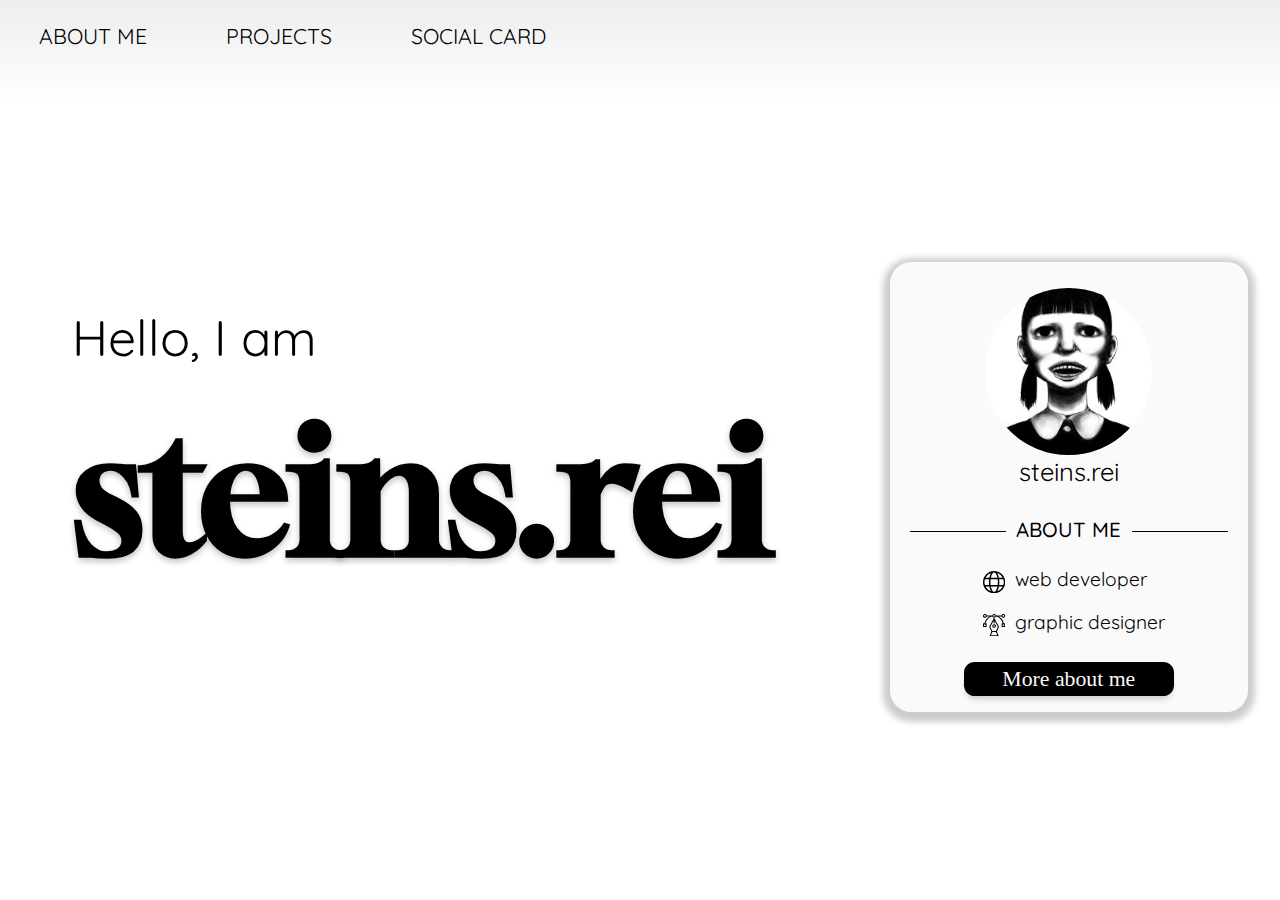
<file: index.html>
<!DOCTYPE html>
<html lang="en">
<head>
  <link rel="stylesheet" href="styles/home-style.css">
  <meta charset="UTF-8">
  <meta name="viewport" content="width=device-width, initial-scale=1.0">
  <title>steins.rei</title>
</head>
<body>
  <nav>
    <section id="nav-items">
      <ul class="nav-item-list">
        <a href=""><li>About me</li></a>
        <a href=""><li>Projects</li></a>
        <a href=""><li>Social card</li></a>
      </ul>
    </section>
  </nav>
  <main>
    <section id="intro">
      <div class="intro-cont flx-clm">
        <span class="intro-txt">Hello, I am</span><br>
        <h1 class="intro-name text-shadow-var-one">steins.rei</h1>
      </div>
    </section>
    <section id="profile">
      <div class="pfl-cont box-shadow-var-one">
        <div class="pfl-upp flx-clm full-cen-algn">
          <img src="assets/img/rei-pfl-picture.svg" alt="REI" class="pfl-picture">
          <span class="pfl-name">steins.rei</span>
        </div>
        <div class="pfl-abt flx-clm">
          <div class="pfl-abt-cont flx-clm full-cen-algn">
            <span class="abt-txt">About me</span>
            <div class="abt-cont flx-clm">
              <span class="web-dev-txt">web developer</span>
              <span class="grph-dsg-txt">graphic designer</span>
          </div>
          <div class="abt-more-cont flx-clm full-cen-algn">
            <a href="" class="a-nm abt-more flx-clm full-cen-algn box-shadow-var-two">More about me</a>
          </div>
          </div>
        </div>
      </div>
    </section>
  </main>
</body>
</html>
</file>
<file: styles/home-style.css>
@font-face {
  font-family: Gloock;
  src: url("../assets/fonts/Gloock/Gloock-Regular.ttf");
}
@font-face {
  font-family: Quicksand;
  src: url("../assets/fonts/Quicksand/Quicksand-VariableFont_wght.ttf");
}

/* KEYFRAMES */
@-moz-keyframes underline {
  from { text-decoration: none; }
  to { text-decoration: underline; }
}
@-o-keyframes underline {
  from { text-decoration: none; }
  to { text-decoration: underline; }
}
@keyframes underline {
  from { text-decoration: none; }
  to { text-decoration: underline; }
}

:root {
  --background-color: #fafafa;
  --profile-base-color: #fbfafa;
  --foreground-color: #000000;
  --nav-bar-height: 8.229167vw;
  -moz-transition: .5s;
  -o-transition: .5s;
  transition: .5s;
}

html, body {
  height: 100%;
  overflow: hidden;
}

body {
  margin: 0;
  padding: 0;
}

.text-shadow-var-one {
  -moz-text-shadow: 0px 0.2083vw 0.5208vw rgba(0, 0, 0, .25);
  -o-text-shadow: 0px 0.2083vw 0.5208vw rgba(0, 0, 0, .25);
  text-shadow: 0px 0.2083vw 0.5208vw rgba(0, 0, 0, .25);
}

.box-shadow-var-one {
  -moz-box-shadow: 0px 0.2083vw 0.5208vw 0.5208vw rgba(0, 0, 0, .2);
  -o-box-shadow: 0px 0.2083vw 0.5208vw 0.5208vw rgba(0, 0, 0, .2);
  box-shadow: 0px 0.2083vw 0.5208vw 0.5208vw rgba(0, 0, 0, .2);
}

.box-shadow-var-two {
  -moz-box-shadow: 0px 0.4167vw 0.5208vw -0.2083vw rgba(0, 0, 0, .2);
  -o-box-shadow: 0px 0.4167vw 0.5208vw -0.2083vw rgba(0, 0, 0, .2);
  box-shadow: 0px 0.4167vw 0.5208vw -0.2083vw rgba(0, 0, 0, .2);
}

.flx-clm {
  display: flex;
  flex-direction: column;
}

.full-cen-algn {
  align-items: center;
  justify-content: center;
}

.a-nm {
  text-decoration: none;
}

.a-nm:hover {
  outline: none;
}

/* NAV */
nav {
  position: absolute;
  background: -moz-linear-gradient(180deg, rgba(0, 0, 0, .07) 0%, rgba(255, 255, 255, 0) 100%);
  background: -o-linear-gradient(180deg, rgba(0, 0, 0, .07) 0%, rgba(255, 255, 255, 0) 100%);
  background: linear-gradient(180deg, rgba(0, 0, 0, 0.07) 0%, rgba(255, 255, 255, 0) 100%);
  filter: progid:DXImageTransform.Microsoft.gradient(startColorstr="#0000001A", endColorstr="#FFFFFF", GradientType=0);
  display: flex;
  width: 100vw;
  height: var(--nav-bar-height);
  z-index: 100;
}

.nav-items {
  width: 100vw;
  height: var(--nav-bar-height);
}

.nav-item-list {
  display: flex;
  flex-direction: row;
  list-style: none;
  border: none;
  margin: 0;
  padding: 1.8125vw 0vw;
}

.nav-item-list a {
  -moz-transition: font-weight .25s;
  -o-transition: font-weight .25s;
  transition: font-weight .25s;
  font-family: Quicksand;
  font-size: 1.6667vw;
  text-decoration: none;
  text-transform: uppercase;
  color: var(--foreground-color);
  margin: 0 3.0729vw;
}

.nav-item-list a:focus {
  outline: none;
}

.nav-item-list a:hover {
  font-weight: 600;
}

main {
  display: flex;
}

section#intro {
  display: flex;
  align-items: center;
  width: 62.5vw;
  height: 100vh;
}

.intro-cont {
  position: absolute;
  left: 5.625vw;
}

.intro-txt {
  font-family: Quicksand;
  font-size: 3.90625vw;
  color: var(--foreground-color);
  margin: 0;
}

.intro-name {
  font-family: Gloock;
  font-size: 13.489583vw;
  color: var(--foreground-color);
  margin: 0;
}

section#profile {
  position: relative;
  display: flex;
  justify-content: flex-end;
  align-items: center;
  width: 37.5vw;
  height: 100vh;
}

.pfl-cont {
  width: 28vw;
  height: fit-content;
  border-radius: 1.6667vw;
  margin: calc(var(--nav-bar-height) - 1.25vw) 2.5vw 1.25vw 0;
  background-color: var(--profile-base-color);
}

.pfl-upp {
  width: 100%;
  height: auto;
}

.pfl-picture {
  width: 13.0208vw;
  height: 13.0208vw;
  margin: 2.0833vw 0 0 0;
}

.pfl-name {
  font-family: Quicksand;
  font-size: 2vw;
  color: var(--foreground-color);
}

.pfl-abt {
  align-items: flex-start;
  width: 100%;
  height: fit-content;
}

.pfl-abt-cont {
  width: 100%;
  height: fit-content;
}

.abt-txt {
  font-family: Quicksand;
  font-size: 1.6vw;
  font-weight: 500;
  text-transform: uppercase;
  margin: 2.3438vw 0 1.45vw 0;
  color: var(--foreground-color);
}

.abt-txt::before,
.abt-txt::after {
  content: "";
  display: inline-block;
  vertical-align: middle;
  width: 7.5vw;
  height: .15vh;
  margin: 0 0.8333vw 0 0.8333vw;
  background-color: var(--foreground-color);
}

.web-dev-txt {
  font-family: Quicksand;
  font-size: 1.5vw;
  color: var(--foreground-color);
}

.web-dev-txt::before {
  content: "";
  background-image: url("../assets/img/web-icon.svg");
  background-size: contain;
  background-repeat: no-repeat;
  width: 1.7vw;
  height: 1.7vw;
  display: inline-block;
  vertical-align: middle;
  margin: 0.8333vw;
}

.grph-dsg-txt {
  font-family: Quicksand;
  font-size: 1.5vw;
  color: var(--foreground-color);
}

.grph-dsg-txt::before {
  content: "";
  background-image: url("../assets/img/graphic-icon.svg");
  background-size: contain;
  background-repeat: no-repeat;
  width: 1.7vw;
  height: 1.7vw;
  display: inline-block;
  vertical-align: middle;
  margin: 0.8333vw;
}

.abt-more-cont {
  align-self: flex-end;
  width: 100%;
  margin: 1.25vw 0;
}

.abt-more {
  height: 2.6042vw;
  font-size: 1.7vw;
  border-radius: 0.8333vw;
  padding: 0 3.0208vw;
  color: var(--profile-base-color);
  background-color: var(--foreground-color);
}
</file>
<file: root/styles/home-style.css>
@font-face {
  font-family: Gloock;
  src: url("/root/assets/fonts/Gloock/Gloock-Regular.ttf");
}
@font-face {
  font-family: Quicksand;
  src: url("/root/assets/fonts/Quicksand/Quicksand-VariableFont_wght.ttf");
}

@keyframes underline {
  from {text-decoration: none;}
  to {text-decoration: underline;}
}

:root {
  --background-color: #fafafa;
  --profile-base-color: #fbfafa;
  --foreground-color: #000000;
  --nav-bar-height: 8.229167vw;
  transition: .5s;
}

html, body {
  height: 100%;
  overflow: hidden;
}

body {
  margin: 0;
  padding: 0;
}

.text-shadow-var-one {
  text-shadow: 0px 0.2083vw 0.5208vw rgba(0, 0, 0, .25);
}

.box-shadow-var-one {
  box-shadow: 0px 0.2083vw 0.5208vw 0.5208vw rgba(0, 0, 0, .2);
}

.box-shadow-var-two {
  box-shadow: 0px 0.4167vw 0.5208vw -0.2083vw rgba(0, 0, 0, .2);
}

.flx-clm {
  display: flex;
  flex-direction: column;
}

.full-cen-algn {
  align-items: center;
  justify-content: center;
}

.a-nm {
  text-decoration: none;
}

.a-nm:hover {
  outline: none;
}

nav {
  position: absolute;
  background: -webkit-linear-gradient(180deg, rgba(0, 0, 0, .07) 0%, rgba(255, 255, 255, 0) 100%);
  background: -moz-linear-gradient(180deg, rgba(0, 0, 0, .07) 0%, rgba(255, 255, 255, 0) 100%);
  background: linear-gradient(180deg, rgba(0, 0, 0, 0.07) 0%, rgba(255, 255, 255, 0) 100%);
  filter: progid:DXImageTransform.Microsoft.gradient(startColorstr="#0000001A", endColorstr="#FFFFFF", GradientType=0);
  display: flex;

  width: 100vw;
  height: var(--nav-bar-height);
  z-index: 100;
}

.nav-items {
  width: 100vw;
  height: var(--nav-bar-height);
}

.nav-item-list {
  display: flex;
  flex-direction: row;
  list-style: none;
  border: none;
  margin: 0;
  padding: 1.8125vw 0vw;
}

.nav-item-list a {
  transition: font-weight .25s;
  font-family: Quicksand;
  font-size: 1.6667vw;
  text-decoration: none;
  text-transform: uppercase;
  color: var(--foreground-color);
  margin: 0 3.0729vw;
}

.nav-item-list a:focus {
  outline: none;
}

.nav-item-list a:hover {
  font-weight: 600;
}

main {
  display: flex;
}

section#intro {
  display: flex;
  align-items: center;
  width: 62.5vw;
  height: 100vh;
}

.intro-cont {
  position: absolute;
  left: 5.625vw;
}

.intro-txt {
  font-family: Quicksand;
  font-size: 3.90625vw;
  color: var(--foreground-color);
  margin: 0;
}

.intro-name {
  font-family: Gloock;
  font-size: 13.489583vw;
  color: var(--foreground-color);
  margin: 0;
}

section#profile {
  position: relative;
  display: flex;
  justify-content: flex-end;
  align-items: center;
  width: 37.5vw;
  height: 100vh;
}

.pfl-cont {
  width: 28vw;
  height: fit-content;
  border-radius: 1.6667vw;
  margin: calc(var(--nav-bar-height) - 1.25vw) 2.5vw 1.25vw 0;

  background-color: var(--profile-base-color);
}

.pfl-upp {
  width: 100%;
  height: auto;
}

.pfl-picture {
  width: 13.0208vw;
  height: 13.0208vw;
  margin: 2.0833vw 0 0 0;
}

.pfl-name {
  font-family: Quicksand;
  font-size: 2vw;
  color: var(--foreground-color);
}

.pfl-abt {
  align-items: flex-start;
  width: 100%;
  height: fit-content;
}

.pfl-abt-cont {
  width: 100%;
  height: fit-content;
}

.abt-txt {
  font-family: Quicksand;
  font-size: 1.6vw;
  font-weight: 500;
  text-transform: uppercase;
  margin: 2.3438vw 0 1.45vw 0;
  color: var(--foreground-color);
}

.abt-txt::before,
.abt-txt::after {
  content: "";
  display: inline-block;
  vertical-align: middle;
  width: 7.5vw;
  height: .15vh;
  margin: 0 0.8333vw 0 0.8333vw;
  background-color: var(--foreground-color);
}

.web-dev-txt {
  font-family: Quicksand;
  font-size: 1.5vw;
  color: var(--foreground-color);
}

.web-dev-txt::before {
  content: "";
  background-image: url("/assets/img/web-icon.svg");
  background-size: contain;
  background-repeat: no-repeat;
  width: 1.7vw;
  height: 1.7vw;
  display: inline-block;
  vertical-align: middle;
  margin: 0.8333vw;
}

.grph-dsg-txt {
  font-family: Quicksand;
  font-size: 1.5vw;
  color: var(--foreground-color);
}

.grph-dsg-txt::before {
  content: "";
  background-image: url("/assets/img/graphic-icon.svg");
  background-size: contain;
  background-repeat: no-repeat;
  width: 1.7vw;
  height: 1.7vw;
  display: inline-block;
  vertical-align: middle;
  margin: 0.8333vw;
}

.abt-more-cont {
  align-self: flex-end;
  width: 100%;
  margin: 1.25vw 0;
}

.abt-more {
  height: 2.6042vw;
  font-size: 1.7vw;
  border-radius: 0.8333vw;
  padding: 0 3.0208vw;
  color: var(--profile-base-color);
  background-color: var(--foreground-color);
}
</file>
